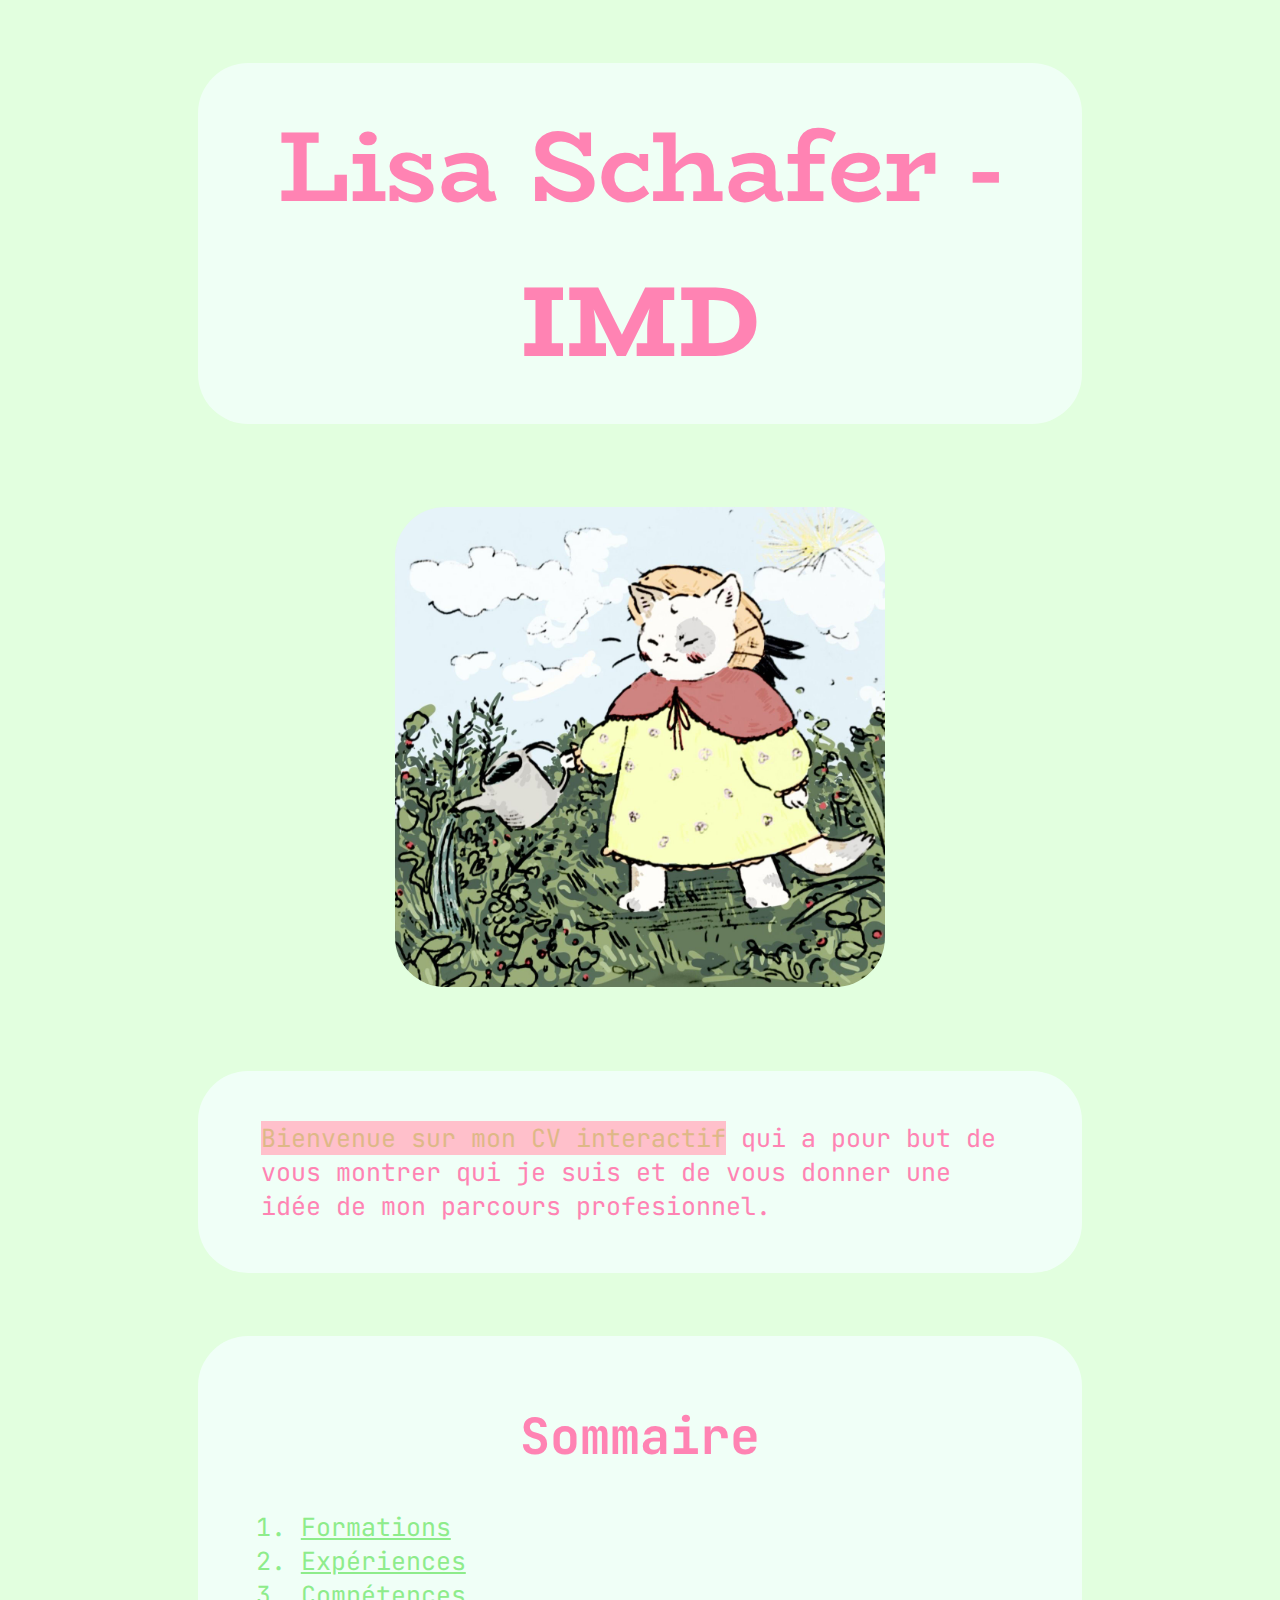
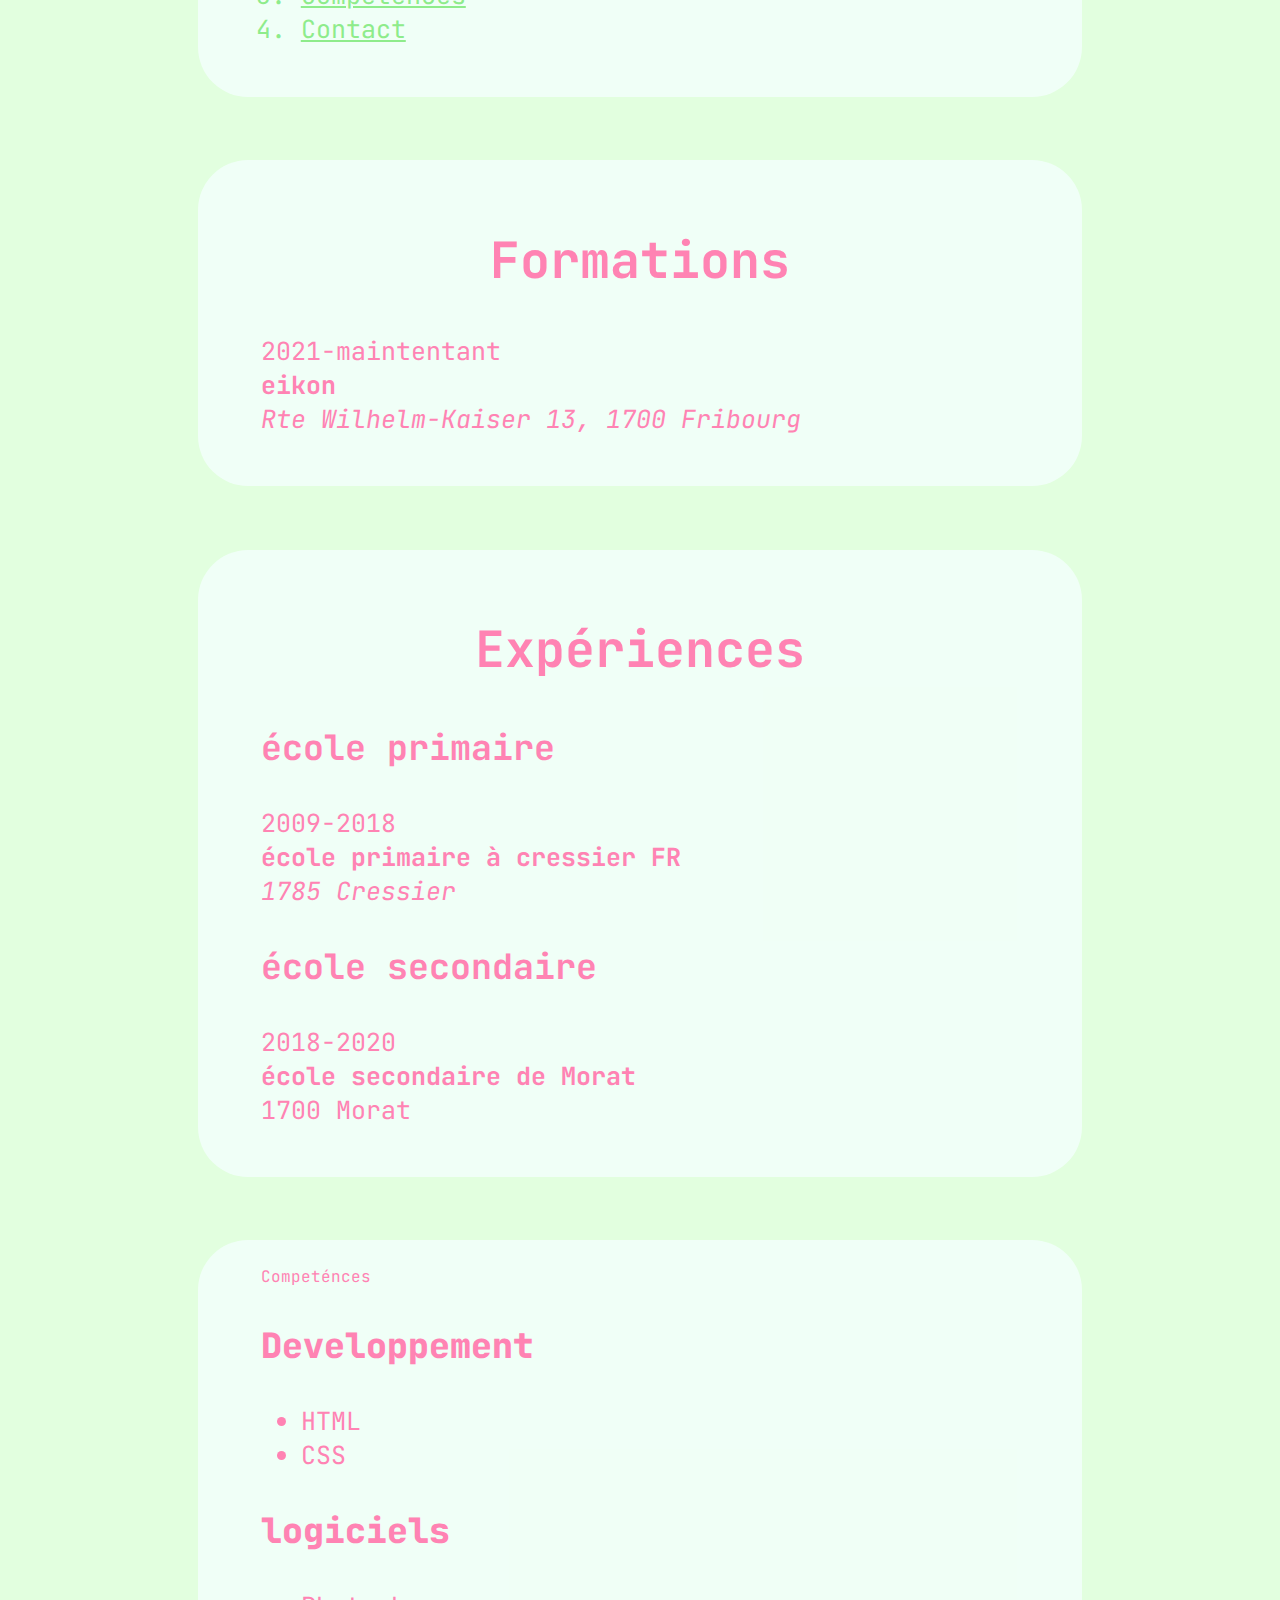
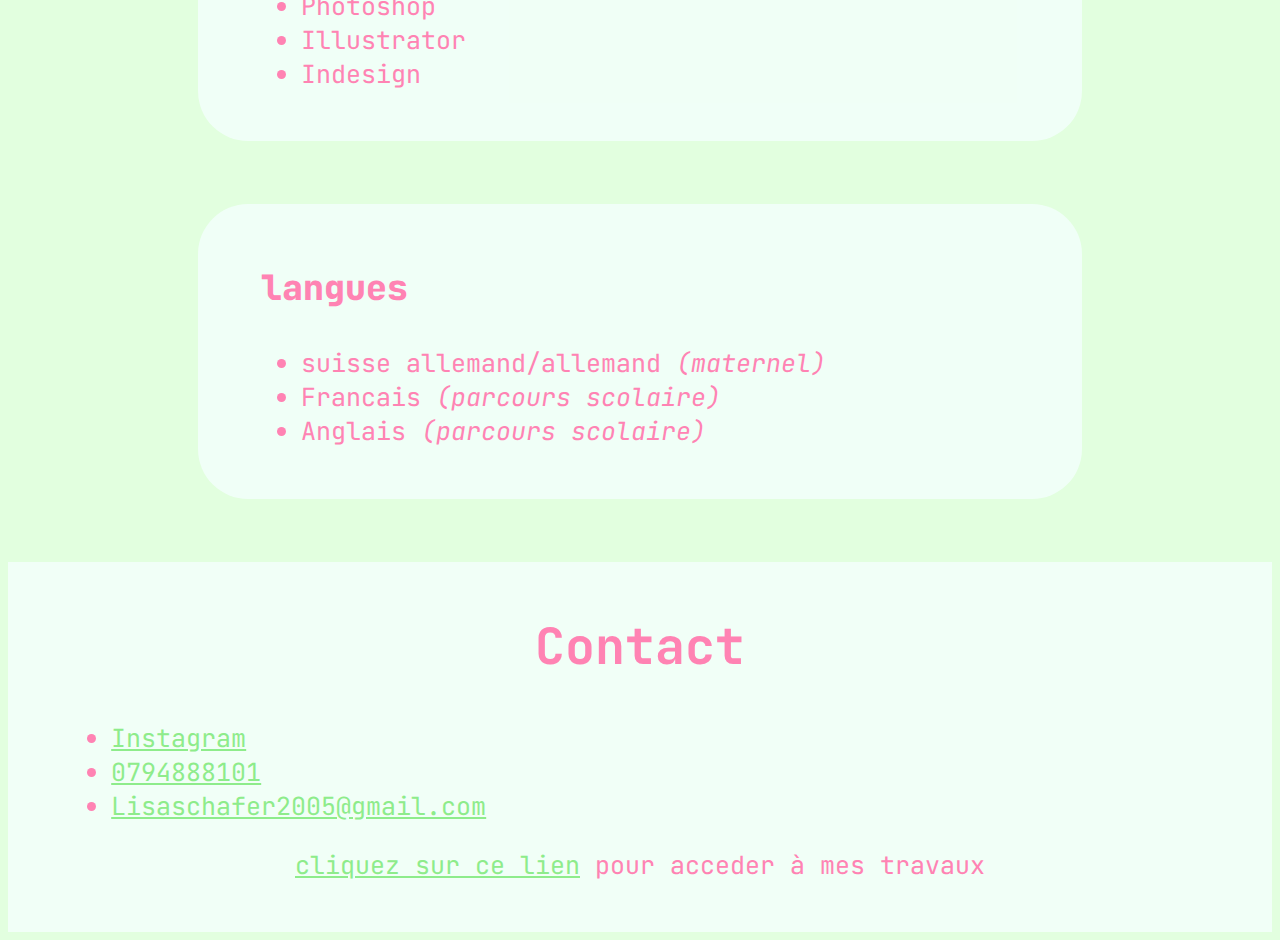
<file: index.html>
<!DOCTYPE html> 
  <html> 
    <head> 
      <meta charset="UTF-8"> 
      <title>
        CV Lisa Schafer
      </title> 
      <link rel="preconnect" href="https://fonts.googleapis.com">
      <link rel="preconnect" href="https://fonts.gstatic.com" crossorigin>
      <link href="https://fonts.googleapis.com/css2?family=BioRhyme:wght@700&display=swap" rel="stylesheet">  
      <link rel="stylesheet" href="css/styles.css"/>
      <link rel="preconnect" href="https://fonts.googleapis.com">
      <link rel="preconnect" href="https://fonts.gstatic.com" crossorigin>
      <link href="https://fonts.googleapis.com/css2?family=JetBrains+Mono&display=swap" rel="stylesheet">
    </head> 
    <body> 
      <header>
        <div id="titre">
          <h1>
            Lisa Schafer -<b>IMD</b> 
          </h1>
        </div>
      </header>
      <main>
        <div class="image">
          <img src="img/chaton.jpeg" alt="chaton">
        </div>
        <div class="text">
          <p> 
            <mark>Bienvenue sur mon CV interactif</mark>
            qui a pour but de vous montrer qui je
            suis et de vous donner une idée de mon parcours profesionnel.
          </p>
        </div>
        <div class="text">
         <h2>
          Sommaire
         </h2> 
           <nav>
            <ol>
              <a href="#1"><li>Formations</li></a> 
              <a href="#2"><li>Expériences</li></a>
              <a href="#3"><li>Compétences</li></a>
              <a href="#4"><li>Contact</li></a>
            </ol>
            </nav>
          </div>
        <div class="text">
          <h2 id="1">
            Formations
          </h2>
          <p>
            2021-maintentant 
            <br>
            <b>eikon</b> 
            <br>
            <i>Rte Wilhelm-Kaiser 13, 1700 Fribourg</i>
          </p>
        </div>
        <div class="text">
          <h2 id="2">
            Expériences
          </h2>
          <h3>
          école primaire
          </h3>
          <p>
            2009-2018 
            <br>
            <b>école primaire à cressier FR</b> 
            <br>
            <i>1785 Cressier</i> 
            <br>
            <h3>
              école secondaire
            </h3>
            <p>
              2018-2020
            <br>
            <b>
              école secondaire de Morat
            </b>
          <br>
          1700 Morat 
          </p>
        </div>
        <div class="text">
          <h2id="3">
              Competénces
          </h2 >
          <h3>
            <b>
              Developpement
            </b>
          </h3>
          <ul>
            <li>
              HTML
            </li>
            <li>
              CSS
            </li>
          </ul>
          <h3>
            <b>
              logiciels
            </b>
          </h3>
          <ul>
            <li>
              Photoshop <br>
            </li> 
            <li>
              Illustrator <br>
            </li>
            <li>
              Indesign <br>
            </li>
          </ul>
        </div>
        <div class="text">
          <h3>
            <b>
            langues
            </b>
          </h3>
          <ul>
            <li>
              suisse allemand/allemand <i>(maternel)</i>
            </li>
            <li>
              Francais <i>(parcours scolaire)</i>
            </li>
            <li>
              Anglais <i>(parcours scolaire)</i>
            </li>
          </ul>
        </div>
      </main>
      <footer>
        <div class="footer">
            <h2 id="4">
                Contact
            </h2>
            <ul>
              <li>
                <a href="https://www.instagram.com/l1sa_schfr/?hl=fr">
                  Instagram
                </a>
              </li>
              <li>
                <a href="tel:0794888101">
                  0794888101
                </a>
              </li>
              <li>
                <a href="mailto:Lisaschafer2005@gmail.com">
                  Lisaschafer2005@gmail.com
                </a>
              </li>
           </ul>
           <div class="works">
             <p>
                <a href="works.html" >
                  cliquez sur ce lien</a>
                pour acceder à mes travaux
              </p>
            </div>
        </div>
      </footer>
    </body> 
  </html>
</file>
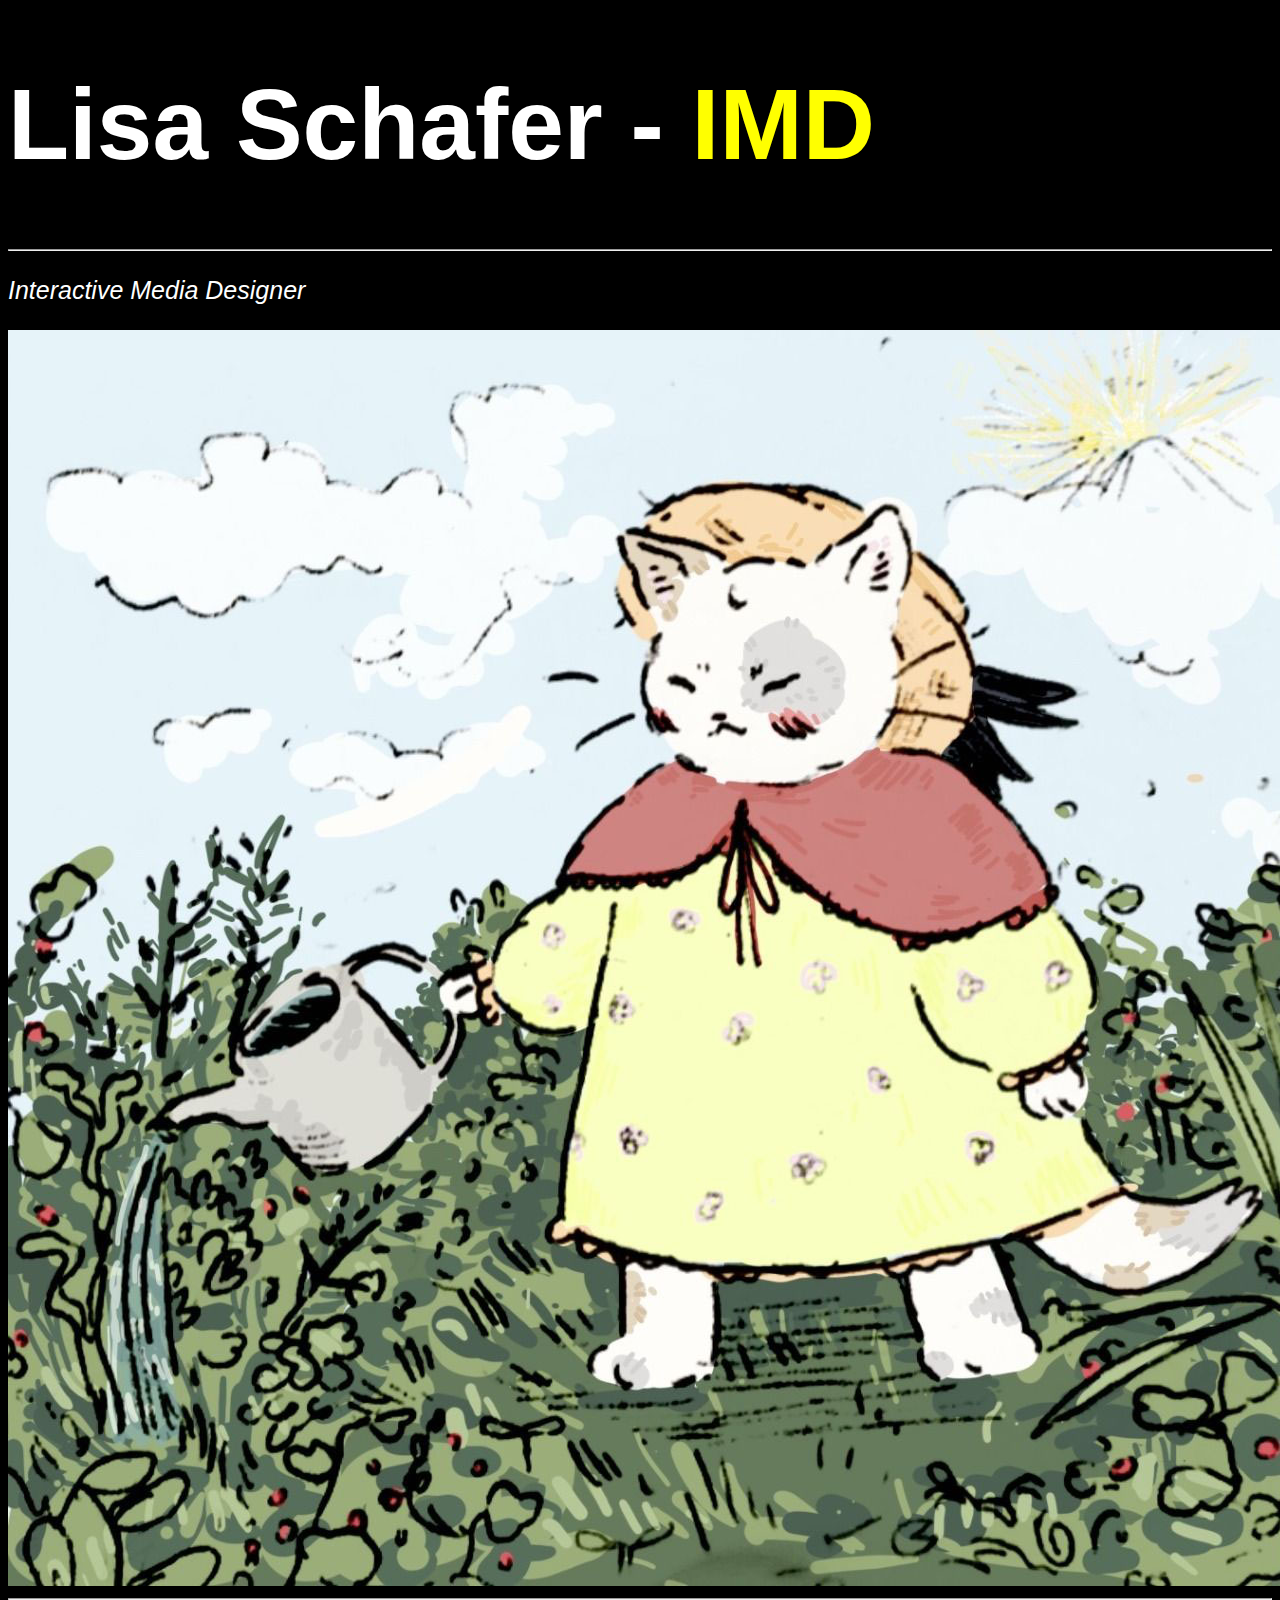
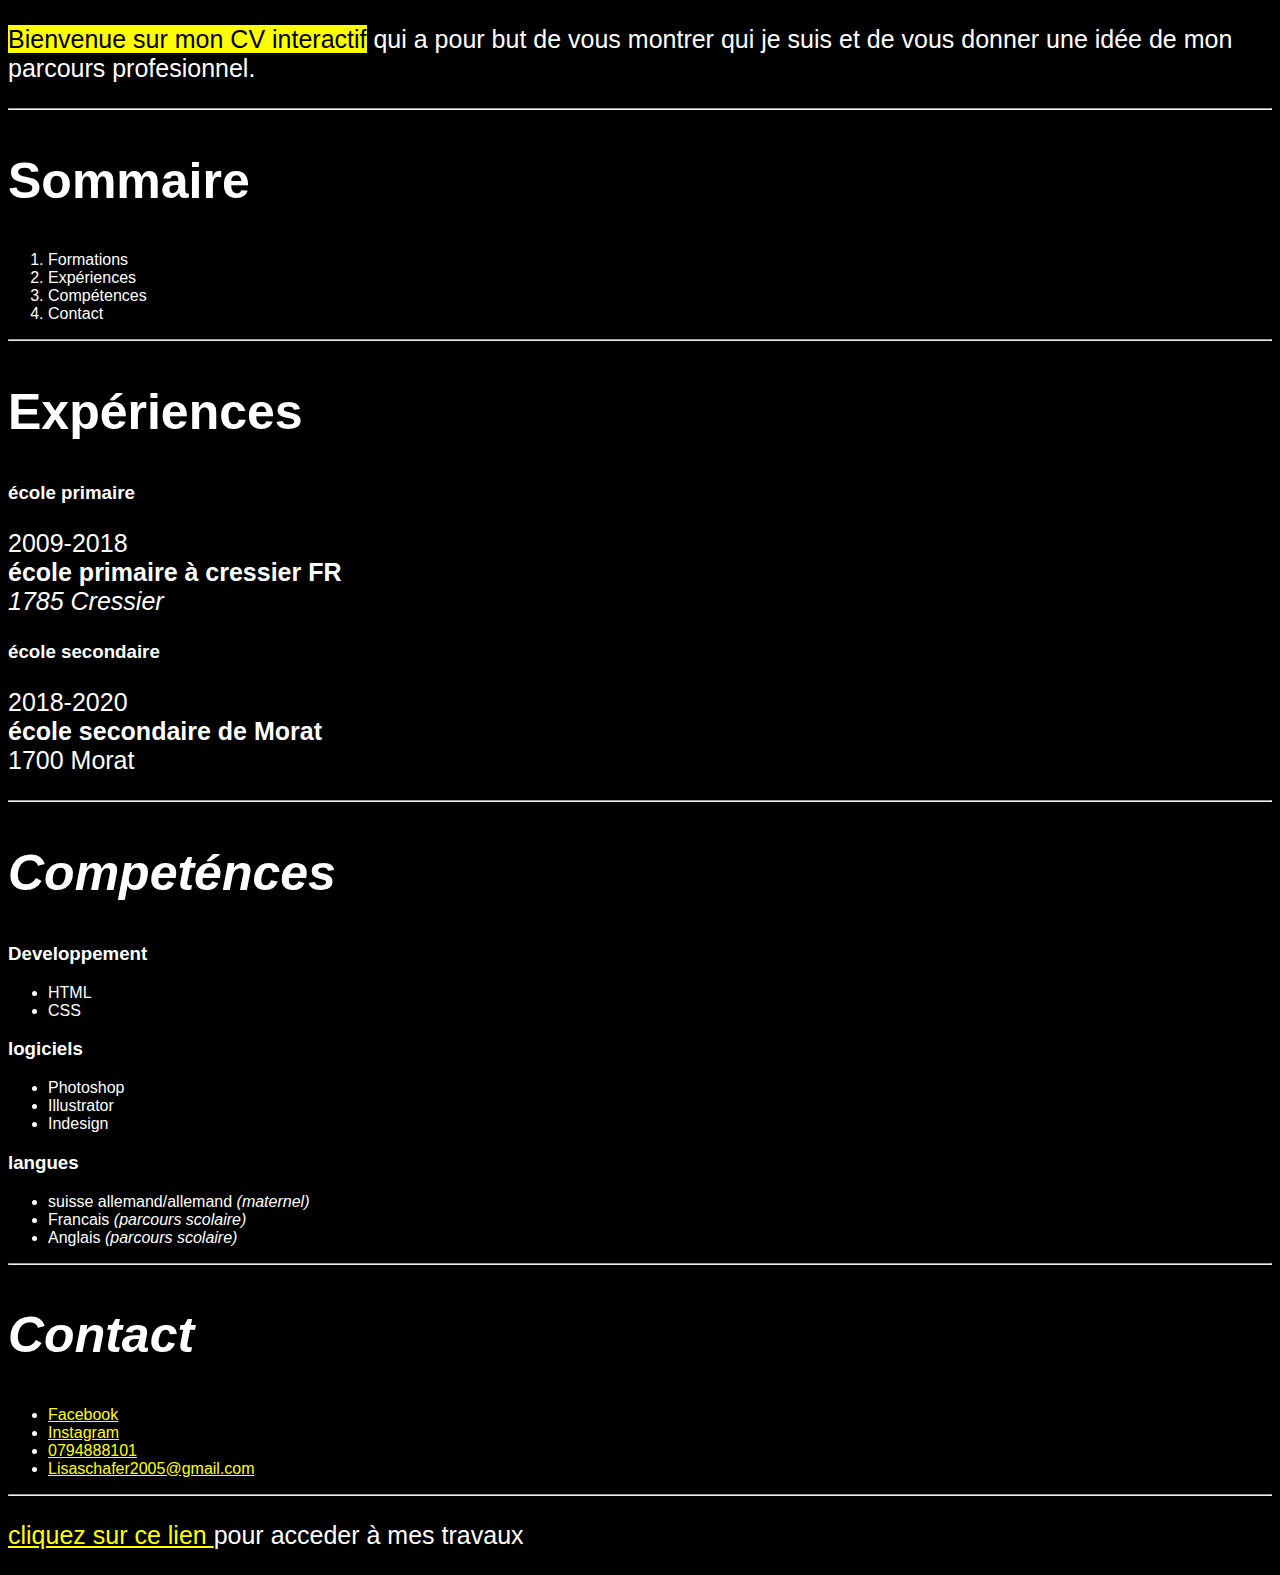
<file: versions/v2/index.html>
<!DOCTYPE html> 
  <html> 
    <head> 
      <meta charset="UTF-8"> 
      <title>
        cv personel
      </title> 
      <link rel="stylesheet" href="css/styles.css" />
    </head> 
    <body> 
      <h1>
        Lisa Schafer -<b> IMD</b> 
      </h1>
      <hr>
      <p>
        <i>
          Interactive Media Designer
        </i>
      </p>
      <img src="/img/chaton.jpeg" alt="chaton">
      <hr>
      <p> 
        <mark>Bienvenue sur mon CV interactif</mark>
         qui a pour but de vous montrer qui je
        suis et de vous donner une idée de mon parcours profesionnel.
      </p>
      <hr>
      <h2>
        Sommaire
      </h2>
      <ol>
        <li>Formations</li> 
        <li>Expériences</li>
        <li>Compétences</li>
        <li>Contact</li>
      </ol>
      <hr>
      <h2>
        Expériences
      </h2>
      <h3>
      école primaire
      </h3>
      <p>
        2009-2018 
        <br>
        <b>école primaire à cressier FR</b> 
        <br>
        <i>1785 Cressier</i> 
        <br>
        <h3>
          école secondaire
        </h3>
        <p>
          2018-2020
        <br>
        <b>
          école secondaire de Morat
        </b>
      <br>
      1700 Morat 
      </p>
      <hr>
      <h2>
        <i>
          Competénces
        </i>
      </h2>
      <h3>
        <b>
          Developpement
        </b>
      </h3>
      <ul>
        <li>
          HTML
        </li>
        <li>
          CSS
        </li>
      </ul>
      <h3>
        <b>
          logiciels
        </b>
      </h3>
      <ul>
        <li>
          Photoshop <br>
        </li> 
        <li>
          Illustrator <br>
        </li>
        <li>
          Indesign <br>
        </li>
      </ul>
      <h3>
        <b>
        langues
        </b>
      </h3>
      <ul>
        <li>
          suisse allemand/allemand <i>(maternel)</i>
        </li>
        <li>
          Francais <i>(parcours scolaire)</i>
        </li>
        <li>
          Anglais <i>(parcours scolaire)</i>
        </li>
      </ul>
      <hr>
      <h2>
        <i>
          Contact
        </i>
      </h2>
      <ul>
        <li>
          <a href="
          Facebook - Connexion ou inscriptionhttps://fr-fr.facebook.com">
          Facebook
        </a>
        </li>
        <li>
          <a href="https://www.instagram.com › ...">
            Instagram
          </a>
        </li>
        <li>
          <a href="tel:0794888101">
            0794888101
          </a>
        </li>
        <li>
          <a href="mailto:Lisaschafer2005@gmail.com">
            Lisaschafer2005@gmail.com
          </a>
        </li>
      </ul>
      <hr>
        <p>
          <a href="/works.html">
        cliquez sur ce lien
          </a>
          pour acceder à mes travaux
        </p>
    </body> 
  </html>
</file>
<file: css/styles.css>
html {
  scroll-behavior: smooth;
}
body{
  background-color: rgb(226, 255, 223);
  color: rgb(255, 131, 179);
  font-family: 'JetBrains Mono', monospace;
} 
.footer {
  background-color:rgba(242, 255, 249, 0.925);
  padding: 2% 5% 2% 5%;
  font-size: 4px;
  padding-top: 10px;
}
.image img{
  display: block;
  margin-left: auto;
  margin-right: auto;
}
img {
 width: 40%;
 height: 40%;
 border-radius: 50px;
}
.text {
  margin: 5% 15% 5% 15%;
  background-color:rgba(241, 255, 248, 0.925);
  border-radius: 50px;
  padding: 2% 5% 2% 5%;
}
h2{
  text-align: center;
}
h1 {
  font-family:monospace;
  font-size: 100px;
  text-align: center;
  font-family: 'BioRhyme', serif; 
  margin: 5% 15% 5% 15%;
  background-color:rgba(241, 255, 248, 0.856);
  border-radius: 50px;
  padding: 2% 5% 2% 5%;
}
h2 {
  font-size: 50px;}
p,ol,ul {
  font-size: 25px;}
a {
  color: rgb(142, 236, 139);}
p mark {
  color:burlywood;
  background-color: pink;}

h3 {
  font-size: 35px;
}
.works{
  text-align: center;
  margin-left: 20px;
  margin-right: 20px;
}
.image{
  padding: 20px;
}
.cv {
  font-family:monospace;
  font-size: 100px;
  text-align: center;
  font-family: 'JetBrains Mono', monospace;
  margin: 5% 5% 5% 5%;
  background-color:rgba(241, 255, 248, 0.856);
  border-radius: 50px;
  padding: 2% 5% 2% 5%;
  
}
</file>
<file: versions/v2/css/styles.css>
body {
  background-color: black;
color: white;
font-family: Arial, Helvetica, sans-serif;}
h1 b {
  color:yellow}
h1 {
  font-size: 100px;}
h2 {
  font-size: 50px;}
p {
  font-size: 25px;}
a {color: yellow;}
</file>
